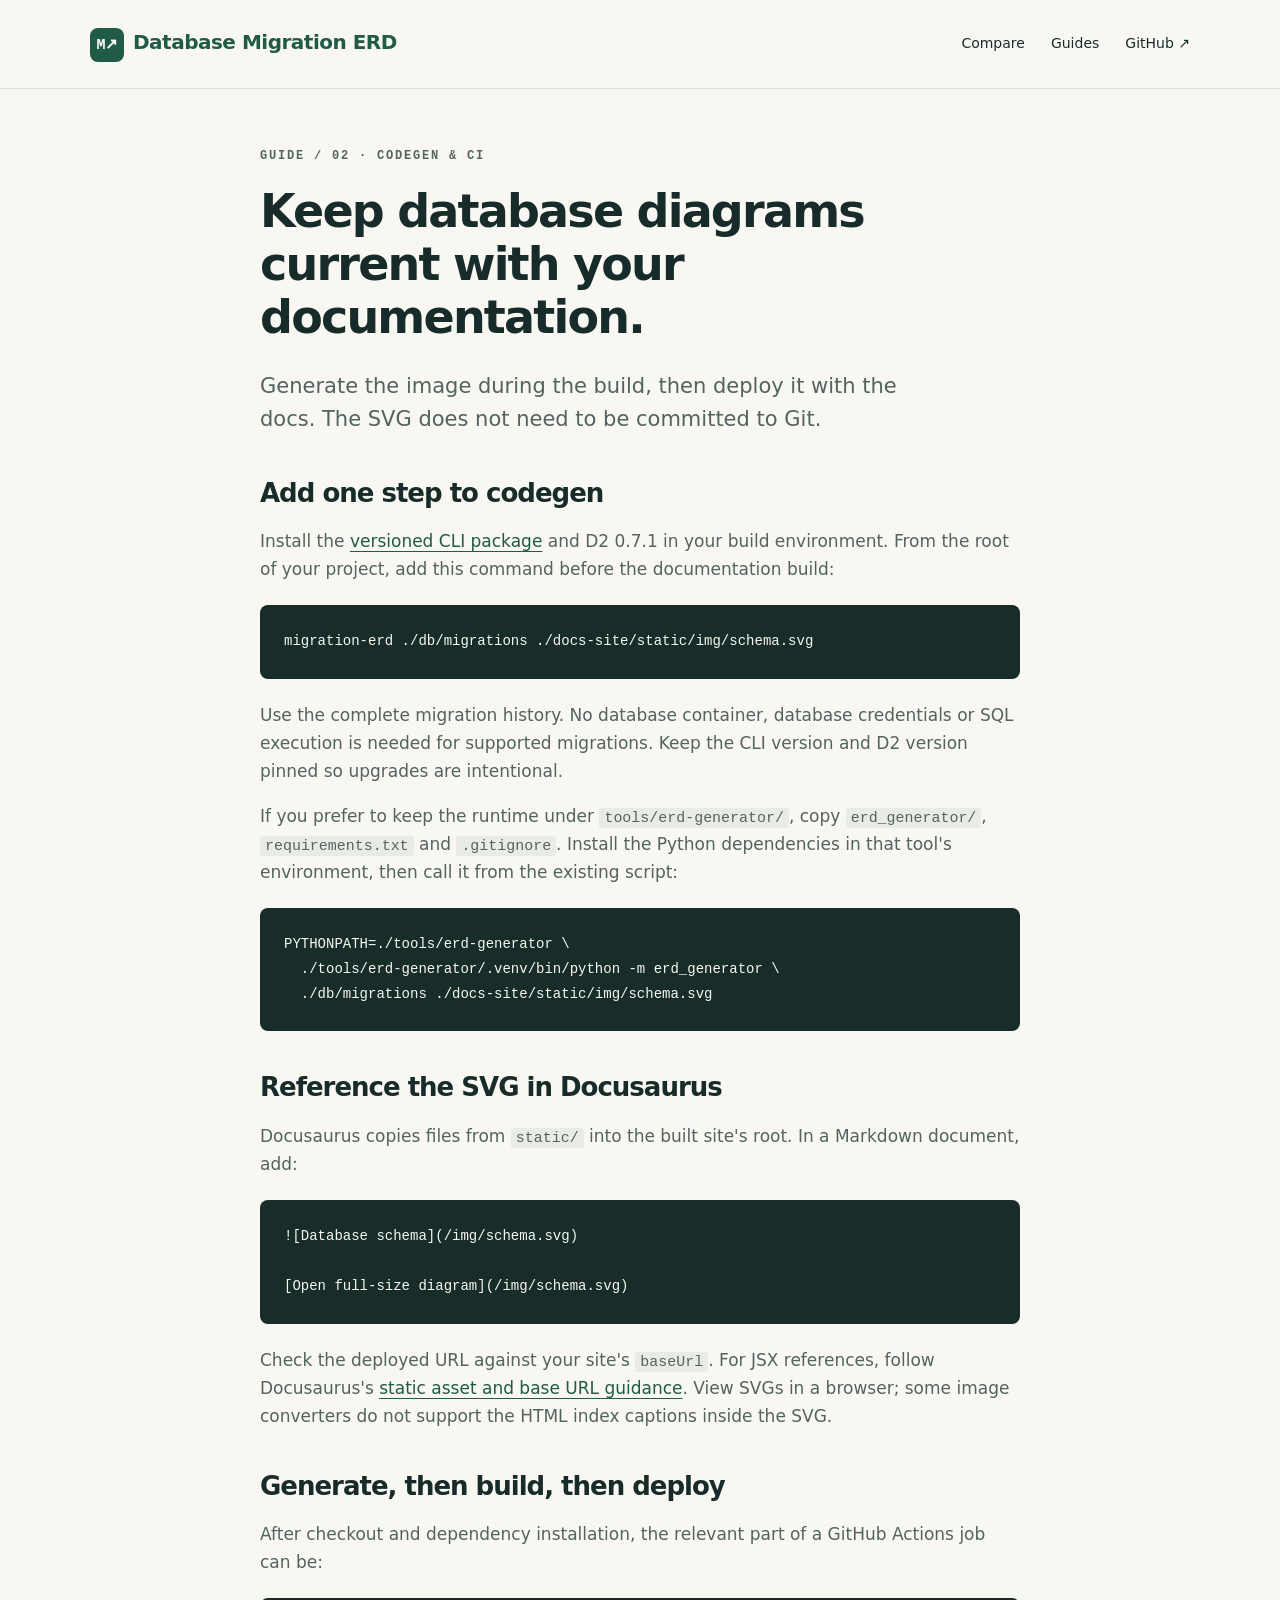
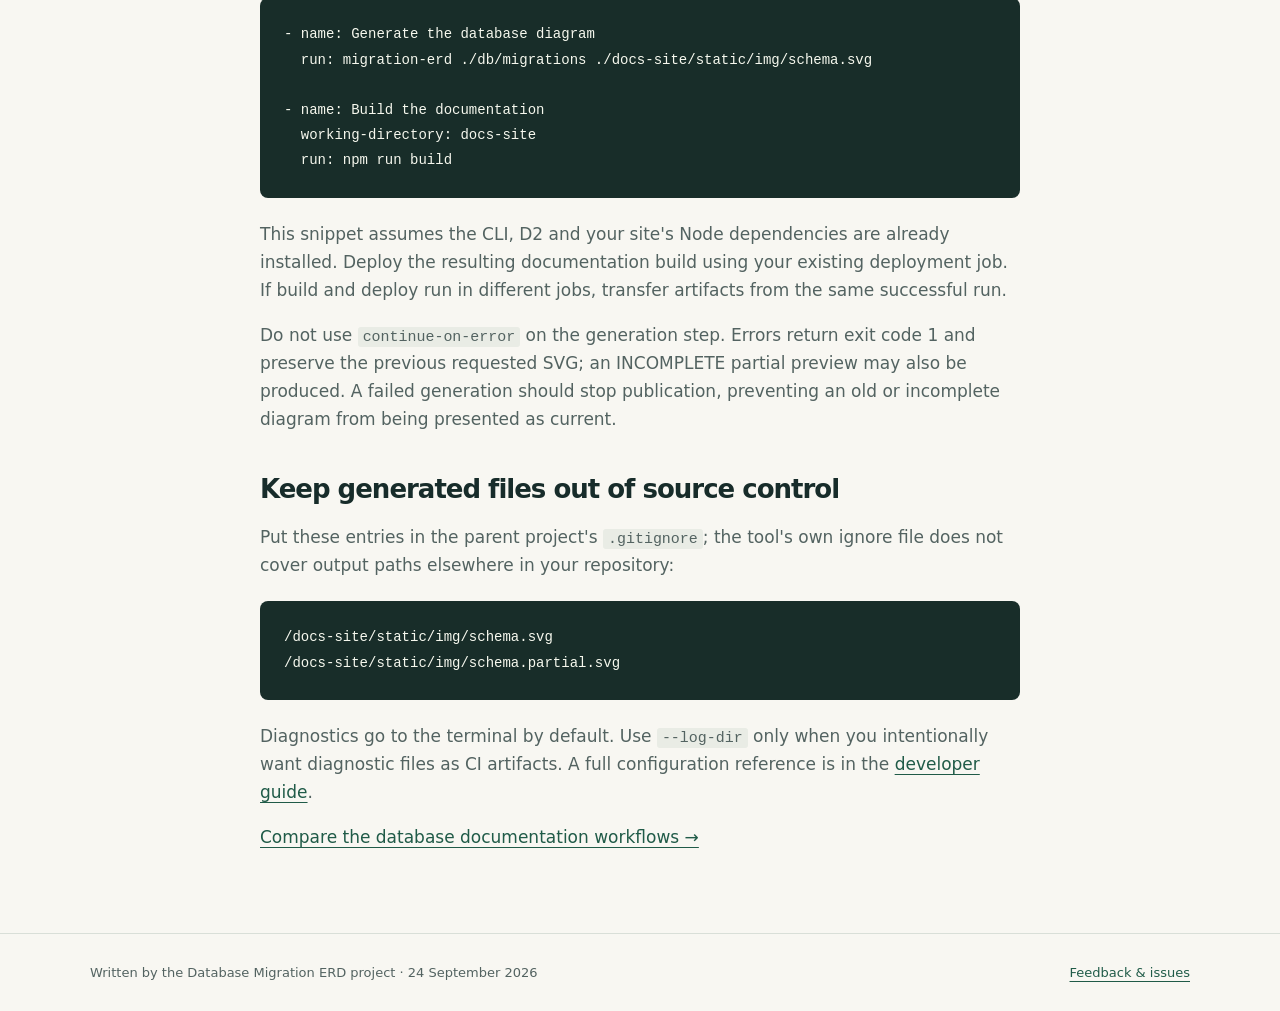
<file: site/guides/ci-docusaurus.html>
<!doctype html>
<html lang="en">
  <head>
    <meta charset="utf-8" />
    <meta name="viewport" content="width=device-width, initial-scale=1" />
    <title>
      Automatically update database diagrams in CI and Docusaurus — Database
      Migration ERD
    </title>
    <meta
      name="description"
      content="Add database ER diagram generation to codegen and CI. Publish SVGs in Docusaurus without committing generated images or connecting to a database."
    />
    <meta name="robots" content="index,follow" />
    <link
      rel="canonical"
      href="https://fightingbald.github.io/database-migration-erd/guides/ci-docusaurus.html"
    />
    <meta property="og:type" content="article" />
    <meta
      property="og:title"
      content="Database diagrams in CI and Docusaurus"
    />
    <meta
      property="og:description"
      content="Generate an SVG during the documentation build and deploy it as an artifact."
    />
    <meta
      property="og:url"
      content="https://fightingbald.github.io/database-migration-erd/guides/ci-docusaurus.html"
    />
    <meta
      property="og:image"
      content="https://github.com/fightingBald/database-migration-erd/releases/download/v0.2.0/layout-after.png"
    />
    <meta name="twitter:card" content="summary_large_image" />
    <link rel="stylesheet" href="../style.css" />
  </head>
  <body>
    <a class="skip" href="#main">Skip to content</a>
    <header>
      <nav class="wrap" aria-label="Main navigation">
        <a class="brand" href="../"><span>M↗</span>Database Migration ERD</a>
        <div class="nav-links">
          <a href="../#compare">Compare</a><a href="../#guides">Guides</a
          ><a href="https://github.com/fightingBald/database-migration-erd"
            >GitHub ↗</a
          >
        </div>
      </nav>
    </header>
    <main id="main" class="wrap article">
      <p class="eyebrow">Guide / 02 · Codegen &amp; CI</p>
      <h1>Keep database diagrams current with your documentation.</h1>
      <p class="lead">
        Generate the image during the build, then deploy it with the docs. The
        SVG does not need to be committed to Git.
      </p>
      <h2>Add one step to codegen</h2>
      <p>
        Install the <a href="../#install">versioned CLI package</a> and D2 0.7.1
        in your build environment. From the root of your project, add this
        command before the documentation build:
      </p>
      <pre
        class="command"
      ><code>migration-erd ./db/migrations ./docs-site/static/img/schema.svg</code></pre>
      <p>
        Use the complete migration history. No database container, database
        credentials or SQL execution is needed for supported migrations. Keep
        the CLI version and D2 version pinned so upgrades are intentional.
      </p>
      <p>
        If you prefer to keep the runtime under
        <code>tools/erd-generator/</code>, copy <code>erd_generator/</code>,
        <code>requirements.txt</code> and <code>.gitignore</code>. Install the
        Python dependencies in that tool's environment, then call it from the
        existing script:
      </p>
      <pre class="command"><code>PYTHONPATH=./tools/erd-generator \
  ./tools/erd-generator/.venv/bin/python -m erd_generator \
  ./db/migrations ./docs-site/static/img/schema.svg</code></pre>
      <h2>Reference the SVG in Docusaurus</h2>
      <p>
        Docusaurus copies files from <code>static/</code> into the built site's
        root. In a Markdown document, add:
      </p>
      <pre class="command"><code>![Database schema](/img/schema.svg)

[Open full-size diagram](/img/schema.svg)</code></pre>
      <p>
        Check the deployed URL against your site's <code>baseUrl</code>. For JSX
        references, follow Docusaurus's
        <a href="https://docusaurus.io/docs/static-assets"
          >static asset and base URL guidance</a
        >. View SVGs in a browser; some image converters do not support the HTML
        index captions inside the SVG.
      </p>
      <h2>Generate, then build, then deploy</h2>
      <p>
        After checkout and dependency installation, the relevant part of a
        GitHub Actions job can be:
      </p>
      <pre class="command"><code>- name: Generate the database diagram
  run: migration-erd ./db/migrations ./docs-site/static/img/schema.svg

- name: Build the documentation
  working-directory: docs-site
  run: npm run build</code></pre>
      <p>
        This snippet assumes the CLI, D2 and your site's Node dependencies are
        already installed. Deploy the resulting documentation build using your
        existing deployment job. If build and deploy run in different jobs,
        transfer artifacts from the same successful run.
      </p>
      <p>
        Do not use <code>continue-on-error</code> on the generation step. Errors
        return exit code 1 and preserve the previous requested SVG; an
        INCOMPLETE partial preview may also be produced. A failed generation
        should stop publication, preventing an old or incomplete diagram from
        being presented as current.
      </p>
      <h2>Keep generated files out of source control</h2>
      <p>
        Put these entries in the parent project's <code>.gitignore</code>; the
        tool's own ignore file does not cover output paths elsewhere in your
        repository:
      </p>
      <pre class="command"><code>/docs-site/static/img/schema.svg
/docs-site/static/img/schema.partial.svg</code></pre>
      <p>
        Diagnostics go to the terminal by default. Use
        <code>--log-dir</code> only when you intentionally want diagnostic files
        as CI artifacts. A full configuration reference is in the
        <a
          href="https://github.com/fightingBald/database-migration-erd/blob/main/dev_guide.md"
          >developer guide</a
        >.
      </p>
      <p>
        <a href="../#compare">Compare the database documentation workflows →</a>
      </p>
    </main>
    <footer>
      <div class="wrap">
        <span
          >Written by the Database Migration ERD project · 24 September
          2026</span
        ><a href="https://github.com/fightingBald/database-migration-erd/issues"
          >Feedback &amp; issues</a
        >
      </div>
    </footer>
  </body>
</html>
</file>
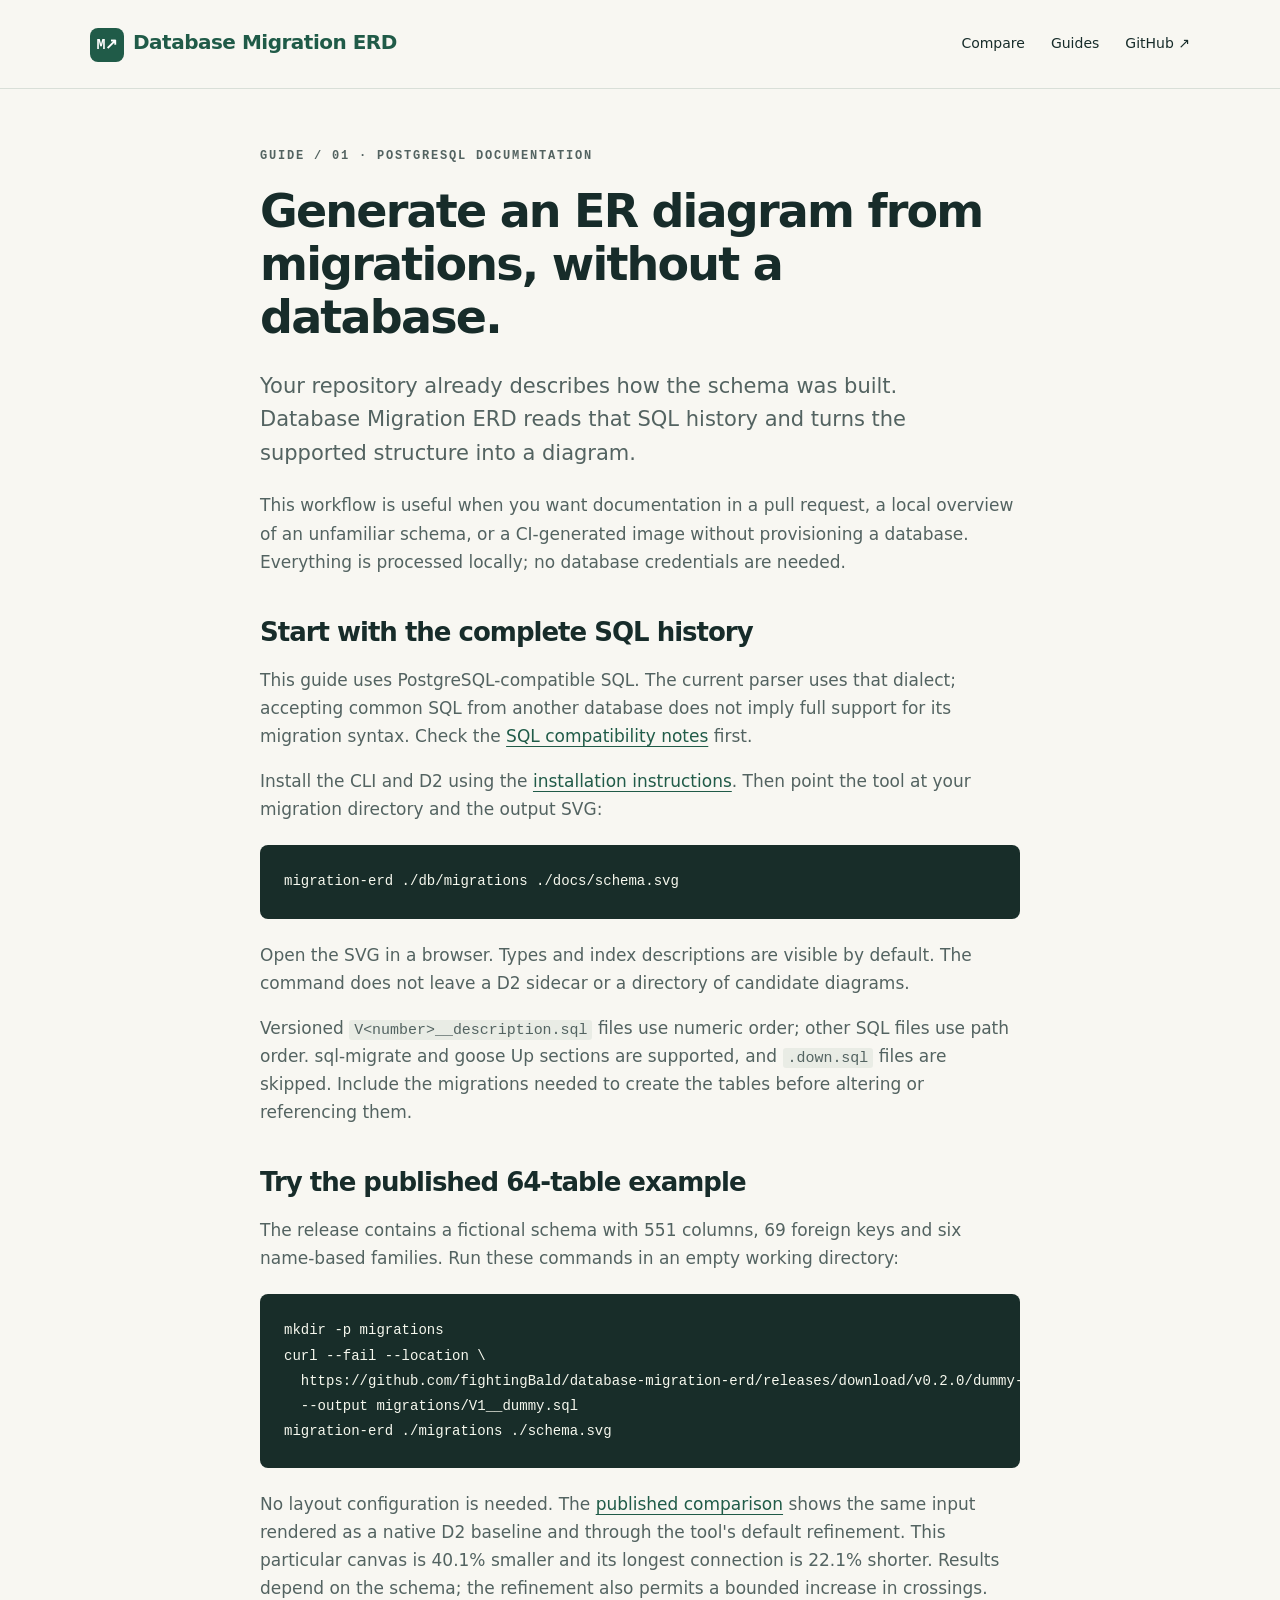
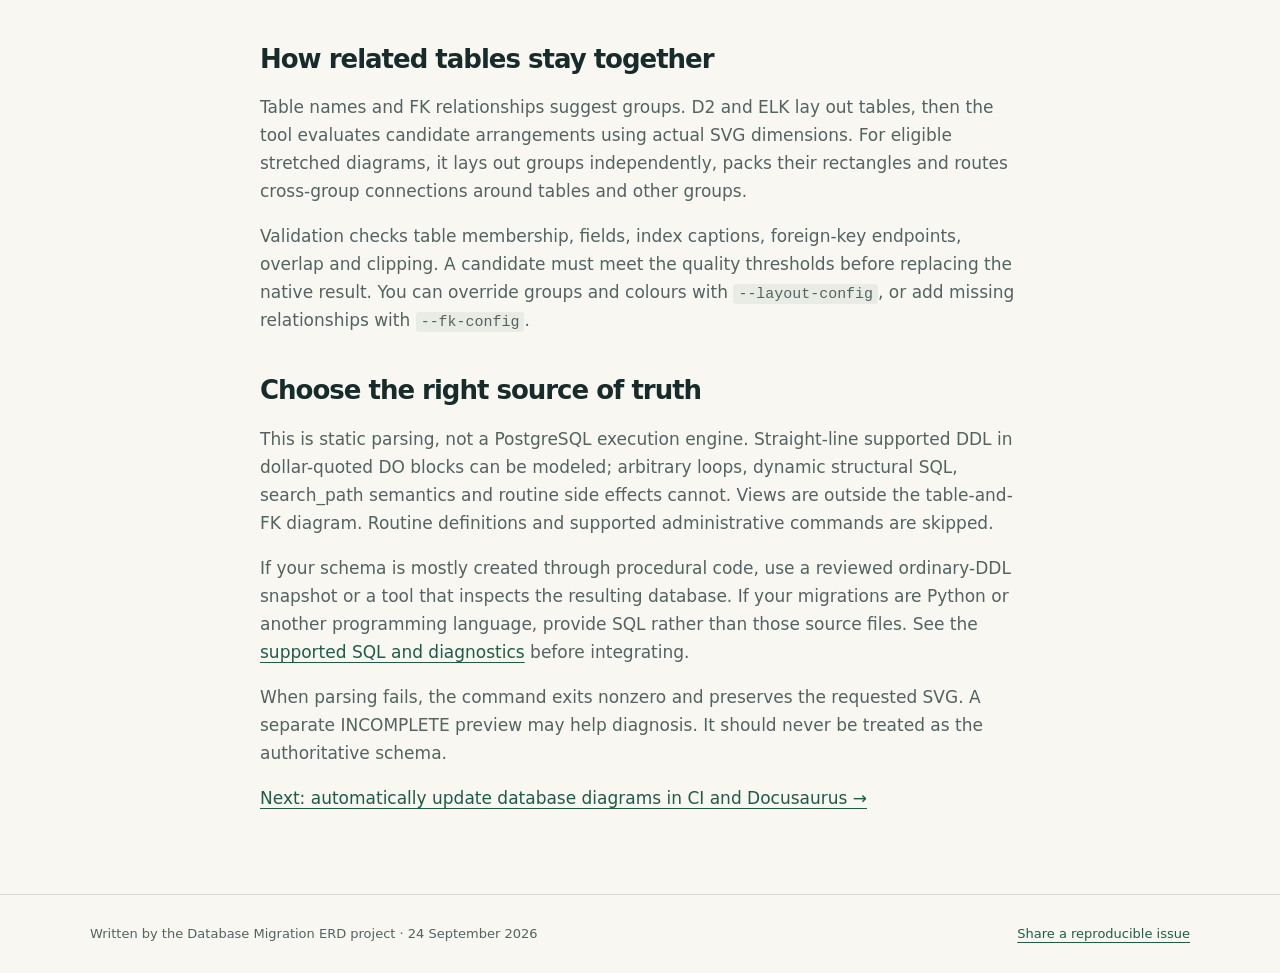
<file: site/guides/migrations-to-erd.html>
<!doctype html>
<html lang="en">
  <head>
    <meta charset="utf-8" />
    <meta name="viewport" content="width=device-width, initial-scale=1" />
    <title>
      Generate PostgreSQL ER diagrams from migration files without a database —
      Database Migration ERD
    </title>
    <meta
      name="description"
      content="Turn a directory of PostgreSQL migration SQL into an SVG ER diagram locally. Learn how automatic clustering works and when static migration parsing is the right fit."
    />
    <meta name="robots" content="index,follow" />
    <link
      rel="canonical"
      href="https://fightingbald.github.io/database-migration-erd/guides/migrations-to-erd.html"
    />
    <meta property="og:type" content="article" />
    <meta
      property="og:title"
      content="PostgreSQL migrations to an ER diagram, without a database"
    />
    <meta
      property="og:description"
      content="Local SQL parsing, automatic table groups and a reproducible 64-table layout example."
    />
    <meta
      property="og:url"
      content="https://fightingbald.github.io/database-migration-erd/guides/migrations-to-erd.html"
    />
    <meta
      property="og:image"
      content="https://github.com/fightingBald/database-migration-erd/releases/download/v0.2.0/layout-after.png"
    />
    <meta name="twitter:card" content="summary_large_image" />
    <link rel="stylesheet" href="../style.css" />
  </head>
  <body>
    <a class="skip" href="#main">Skip to content</a>
    <header>
      <nav class="wrap" aria-label="Main navigation">
        <a class="brand" href="../"><span>M↗</span>Database Migration ERD</a>
        <div class="nav-links">
          <a href="../#compare">Compare</a><a href="../#guides">Guides</a
          ><a href="https://github.com/fightingBald/database-migration-erd"
            >GitHub ↗</a
          >
        </div>
      </nav>
    </header>
    <main id="main" class="wrap article">
      <p class="eyebrow">Guide / 01 · PostgreSQL documentation</p>
      <h1>Generate an ER diagram from migrations, without a database.</h1>
      <p class="lead">
        Your repository already describes how the schema was built. Database
        Migration ERD reads that SQL history and turns the supported structure
        into a diagram.
      </p>
      <p>
        This workflow is useful when you want documentation in a pull request, a
        local overview of an unfamiliar schema, or a CI-generated image without
        provisioning a database. Everything is processed locally; no database
        credentials are needed.
      </p>
      <h2>Start with the complete SQL history</h2>
      <p>
        This guide uses PostgreSQL-compatible SQL. The current parser uses that
        dialect; accepting common SQL from another database does not imply full
        support for its migration syntax. Check the
        <a href="../#sql-support">SQL compatibility notes</a> first.
      </p>
      <p>
        Install the CLI and D2 using the
        <a href="../#install">installation instructions</a>. Then point the tool
        at your migration directory and the output SVG:
      </p>
      <pre
        class="command"
      ><code>migration-erd ./db/migrations ./docs/schema.svg</code></pre>
      <p>
        Open the SVG in a browser. Types and index descriptions are visible by
        default. The command does not leave a D2 sidecar or a directory of
        candidate diagrams.
      </p>
      <p>
        Versioned <code>V&lt;number&gt;__description.sql</code> files use
        numeric order; other SQL files use path order. sql-migrate and goose Up
        sections are supported, and <code>.down.sql</code> files are skipped.
        Include the migrations needed to create the tables before altering or
        referencing them.
      </p>
      <h2>Try the published 64-table example</h2>
      <p>
        The release contains a fictional schema with 551 columns, 69 foreign
        keys and six name-based families. Run these commands in an empty working
        directory:
      </p>
      <pre class="command"><code>mkdir -p migrations
curl --fail --location \
  https://github.com/fightingBald/database-migration-erd/releases/download/v0.2.0/dummy-64.sql \
  --output migrations/V1__dummy.sql
migration-erd ./migrations ./schema.svg</code></pre>
      <p>
        No layout configuration is needed. The
        <a href="../#layout-title">published comparison</a> shows the same input
        rendered as a native D2 baseline and through the tool's default
        refinement. This particular canvas is 40.1% smaller and its longest
        connection is 22.1% shorter. Results depend on the schema; the
        refinement also permits a bounded increase in crossings.
      </p>
      <h2>How related tables stay together</h2>
      <p>
        Table names and FK relationships suggest groups. D2 and ELK lay out
        tables, then the tool evaluates candidate arrangements using actual SVG
        dimensions. For eligible stretched diagrams, it lays out groups
        independently, packs their rectangles and routes cross-group connections
        around tables and other groups.
      </p>
      <p>
        Validation checks table membership, fields, index captions, foreign-key
        endpoints, overlap and clipping. A candidate must meet the quality
        thresholds before replacing the native result. You can override groups
        and colours with <code>--layout-config</code>, or add missing
        relationships with <code>--fk-config</code>.
      </p>
      <h2>Choose the right source of truth</h2>
      <p>
        This is static parsing, not a PostgreSQL execution engine. Straight-line
        supported DDL in dollar-quoted DO blocks can be modeled; arbitrary
        loops, dynamic structural SQL, search_path semantics and routine side
        effects cannot. Views are outside the table-and-FK diagram. Routine
        definitions and supported administrative commands are skipped.
      </p>
      <p>
        If your schema is mostly created through procedural code, use a reviewed
        ordinary-DDL snapshot or a tool that inspects the resulting database. If
        your migrations are Python or another programming language, provide SQL
        rather than those source files. See the
        <a
          href="https://github.com/fightingBald/database-migration-erd/blob/main/dev_guide.md#sql-support-and-diagnostics"
          >supported SQL and diagnostics</a
        >
        before integrating.
      </p>
      <p>
        When parsing fails, the command exits nonzero and preserves the
        requested SVG. A separate INCOMPLETE preview may help diagnosis. It
        should never be treated as the authoritative schema.
      </p>
      <p>
        <a href="ci-docusaurus.html"
          >Next: automatically update database diagrams in CI and Docusaurus
          →</a
        >
      </p>
    </main>
    <footer>
      <div class="wrap">
        <span
          >Written by the Database Migration ERD project · 24 September
          2026</span
        ><a href="https://github.com/fightingBald/database-migration-erd/issues"
          >Share a reproducible issue</a
        >
      </div>
    </footer>
  </body>
</html>
</file>
<file: site/style.css>
:root {
  --ink: #172c2a;
  --muted: #536361;
  --paper: #f8f7f2;
  --line: #d9dfd8;
  --accent: #205b48;
  --warm: #aa4d2b;
  --white: #fff;
  --mono: ui-monospace, SFMono-Regular, Consolas, monospace;
}
* {
  box-sizing: border-box;
}
html {
  scroll-padding-top: 24px;
}
body {
  margin: 0;
  background: var(--paper);
  color: var(--ink);
  font:
    17px/1.65 system-ui,
    -apple-system,
    BlinkMacSystemFont,
    "Segoe UI",
    sans-serif;
}
a {
  color: var(--accent);
  text-underline-offset: 4px;
}
a:hover {
  color: var(--warm);
}
a:focus-visible,
summary:focus-visible {
  outline: 3px solid var(--warm);
  outline-offset: 5px;
}
.wrap {
  max-width: 1160px;
  margin: auto;
  padding: 0 30px;
}
.skip {
  position: absolute;
  top: -80px;
  background: white;
  padding: 10px;
}
.skip:focus {
  top: 10px;
  z-index: 2;
}
header {
  border-bottom: 1px solid var(--line);
}
nav {
  min-height: 88px;
  display: flex;
  align-items: center;
  justify-content: space-between;
  gap: 24px;
}
.brand {
  font-size: 20px;
  font-weight: 750;
  text-decoration: none;
  letter-spacing: -0.5px;
}
.brand span {
  display: inline-grid;
  place-items: center;
  width: 34px;
  height: 34px;
  margin-right: 9px;
  background: var(--accent);
  color: white;
  font: 700 15px var(--mono);
  border-radius: 8px;
}
.nav-links {
  display: flex;
  gap: 26px;
  font-size: 14px;
}
.nav-links a {
  color: var(--ink);
  text-decoration: none;
}
.hero {
  padding: 80px 0 54px;
  max-width: 880px;
}
.eyebrow {
  font: 600 12px var(--mono);
  letter-spacing: 1.8px;
  text-transform: uppercase;
  color: var(--warm);
  margin: 0 0 22px;
}
h1 {
  font-size: clamp(40px, 6.5vw, 76px);
  line-height: 1.04;
  letter-spacing: -3px;
  font-weight: 650;
  margin: 0 0 26px;
}
h1 em {
  font-style: normal;
  color: var(--accent);
}
.lead {
  max-width: 690px;
  font-size: 21px;
  line-height: 1.6;
  color: var(--muted);
}
.actions {
  display: flex;
  gap: 12px;
  flex-wrap: wrap;
  margin: 30px 0 18px;
}
.button {
  display: inline-block;
  background: var(--accent);
  color: white;
  padding: 11px 21px;
  border: 1px solid var(--accent);
  border-radius: 6px;
  font-size: 15px;
  text-decoration: none;
  font-weight: 600;
}
.button:hover {
  background: #153f32;
  color: white;
}
.button.secondary {
  background: transparent;
  color: var(--ink);
  border-color: var(--line);
}
.meta {
  font: 12px/1.7 var(--mono);
  color: var(--muted);
}
.command {
  background: #182d29;
  color: #f6f8ee;
  padding: 24px;
  border-radius: 8px;
  overflow: auto;
  font: 14px/1.8 var(--mono);
  margin: 22px 0;
}
.command .comment {
  color: #a2c0b1;
}
.command code {
  background: none;
  padding: 0;
  color: inherit;
  font: inherit;
}
section {
  padding: 54px 0;
  border-top: 1px solid var(--line);
}
h2 {
  font-size: 32px;
  font-weight: 650;
  letter-spacing: -1px;
  line-height: 1.25;
  margin: 0 0 18px;
}
h3 {
  font-size: 19px;
  letter-spacing: -0.3px;
  margin: 0 0 12px;
}
.section-intro {
  max-width: 700px;
  color: var(--muted);
  margin-bottom: 28px;
}
.stats {
  display: grid;
  grid-template-columns: repeat(3, 1fr);
  margin: 30px 0;
  border-top: 1px solid var(--line);
  border-bottom: 1px solid var(--line);
}
.stat {
  padding: 22px 20px 22px 0;
}
.stat strong {
  display: block;
  font-size: 38px;
  font-weight: 600;
  letter-spacing: -1px;
}
.stat span {
  font-size: 13px;
  color: var(--muted);
}
.comparison {
  display: grid;
  grid-template-columns: 1fr 1.55fr;
  gap: 20px;
}
.diagram {
  margin: 0;
  padding: 18px;
  background: white;
  border: 1px solid var(--line);
  border-radius: 8px;
}
.diagram img {
  display: block;
  width: 100%;
  height: 340px;
  object-fit: contain;
}
.diagram figcaption {
  display: flex;
  justify-content: space-between;
  gap: 14px;
  margin-top: 16px;
  font-size: 13px;
}
.diagram small {
  color: var(--muted);
}
.note {
  font-size: 13px;
  color: var(--muted);
  max-width: 900px;
}
.features {
  display: grid;
  grid-template-columns: repeat(3, 1fr);
  gap: 30px;
}
.feature-number {
  font: 13px var(--mono);
  color: var(--warm);
  margin-bottom: 14px;
}
.features p {
  font-size: 15px;
  color: var(--muted);
  margin: 0;
}
.table-wrap {
  overflow: auto;
}
table {
  border-collapse: collapse;
  width: 100%;
  font-size: 14px;
}
th,
td {
  text-align: left;
  vertical-align: top;
  border-bottom: 1px solid var(--line);
  padding: 16px 18px 16px 0;
}
th {
  font-size: 12px;
  color: var(--muted);
  text-transform: uppercase;
  letter-spacing: 1px;
}
td:first-child {
  min-width: 140px;
  font-weight: 600;
}
tr.ours {
  background: #edf3ec;
}
tr.ours td:first-child {
  padding-left: 12px;
}
code {
  font: 0.88em var(--mono);
  background: #e9ece5;
  padding: 2px 5px;
  border-radius: 3px;
}
.guides {
  display: grid;
  grid-template-columns: 1fr 1fr;
  gap: 22px;
}
.guide-card {
  padding: 25px;
  border: 1px solid var(--line);
  border-radius: 8px;
  text-decoration: none;
  color: var(--ink);
  background: white;
}
.guide-card p {
  font-size: 15px;
  color: var(--muted);
  margin-bottom: 0;
}
details {
  padding: 18px 0;
  border-bottom: 1px solid var(--line);
}
summary {
  cursor: pointer;
  font-weight: 600;
}
details p {
  max-width: 820px;
  color: var(--muted);
  font-size: 15px;
}
footer {
  border-top: 1px solid var(--line);
  padding: 28px 0;
  font-size: 13px;
  color: var(--muted);
}
footer .wrap {
  display: flex;
  justify-content: space-between;
  gap: 20px;
  flex-wrap: wrap;
}
.article {
  max-width: 820px;
  padding-top: 60px;
  padding-bottom: 65px;
}
.article h1 {
  font-size: 46px;
  letter-spacing: -1.8px;
  line-height: 1.15;
}
.article h2 {
  font-size: 26px;
  margin-top: 40px;
}
.article p,
.article li {
  color: var(--muted);
}
.article pre {
  white-space: pre;
  overflow: auto;
}
.article .back {
  font-size: 14px;
}
.article ul,
.article ol {
  padding-left: 22px;
}
.article li {
  margin-bottom: 10px;
}
@media (max-width: 720px) {
  .wrap {
    padding: 0 20px;
  }
  nav {
    min-height: 76px;
    gap: 12px;
    flex-wrap: wrap;
    padding: 16px 0;
  }
  .nav-links {
    gap: 15px;
    font-size: 13px;
  }
  .brand {
    font-size: 17px;
    flex-basis: 100%;
  }
  .brand span {
    display: none;
  }
  .hero {
    padding: 50px 0 34px;
  }
  h1 {
    letter-spacing: -1.8px;
  }
  .lead {
    font-size: 18px;
  }
  .features,
  .guides,
  .comparison {
    grid-template-columns: 1fr;
  }
  .stats {
    gap: 10px;
  }
  .stat {
    padding: 18px 0;
  }
  .stat strong {
    font-size: 29px;
  }
  .stat span {
    font-size: 12px;
  }
  .diagram img {
    height: 300px;
  }
  section {
    padding: 40px 0;
  }
  .article h1 {
    font-size: 36px;
  }
  .command {
    font-size: 12px;
    padding: 18px;
  }
  th,
  td {
    padding-right: 12px;
  }
}
</file>
